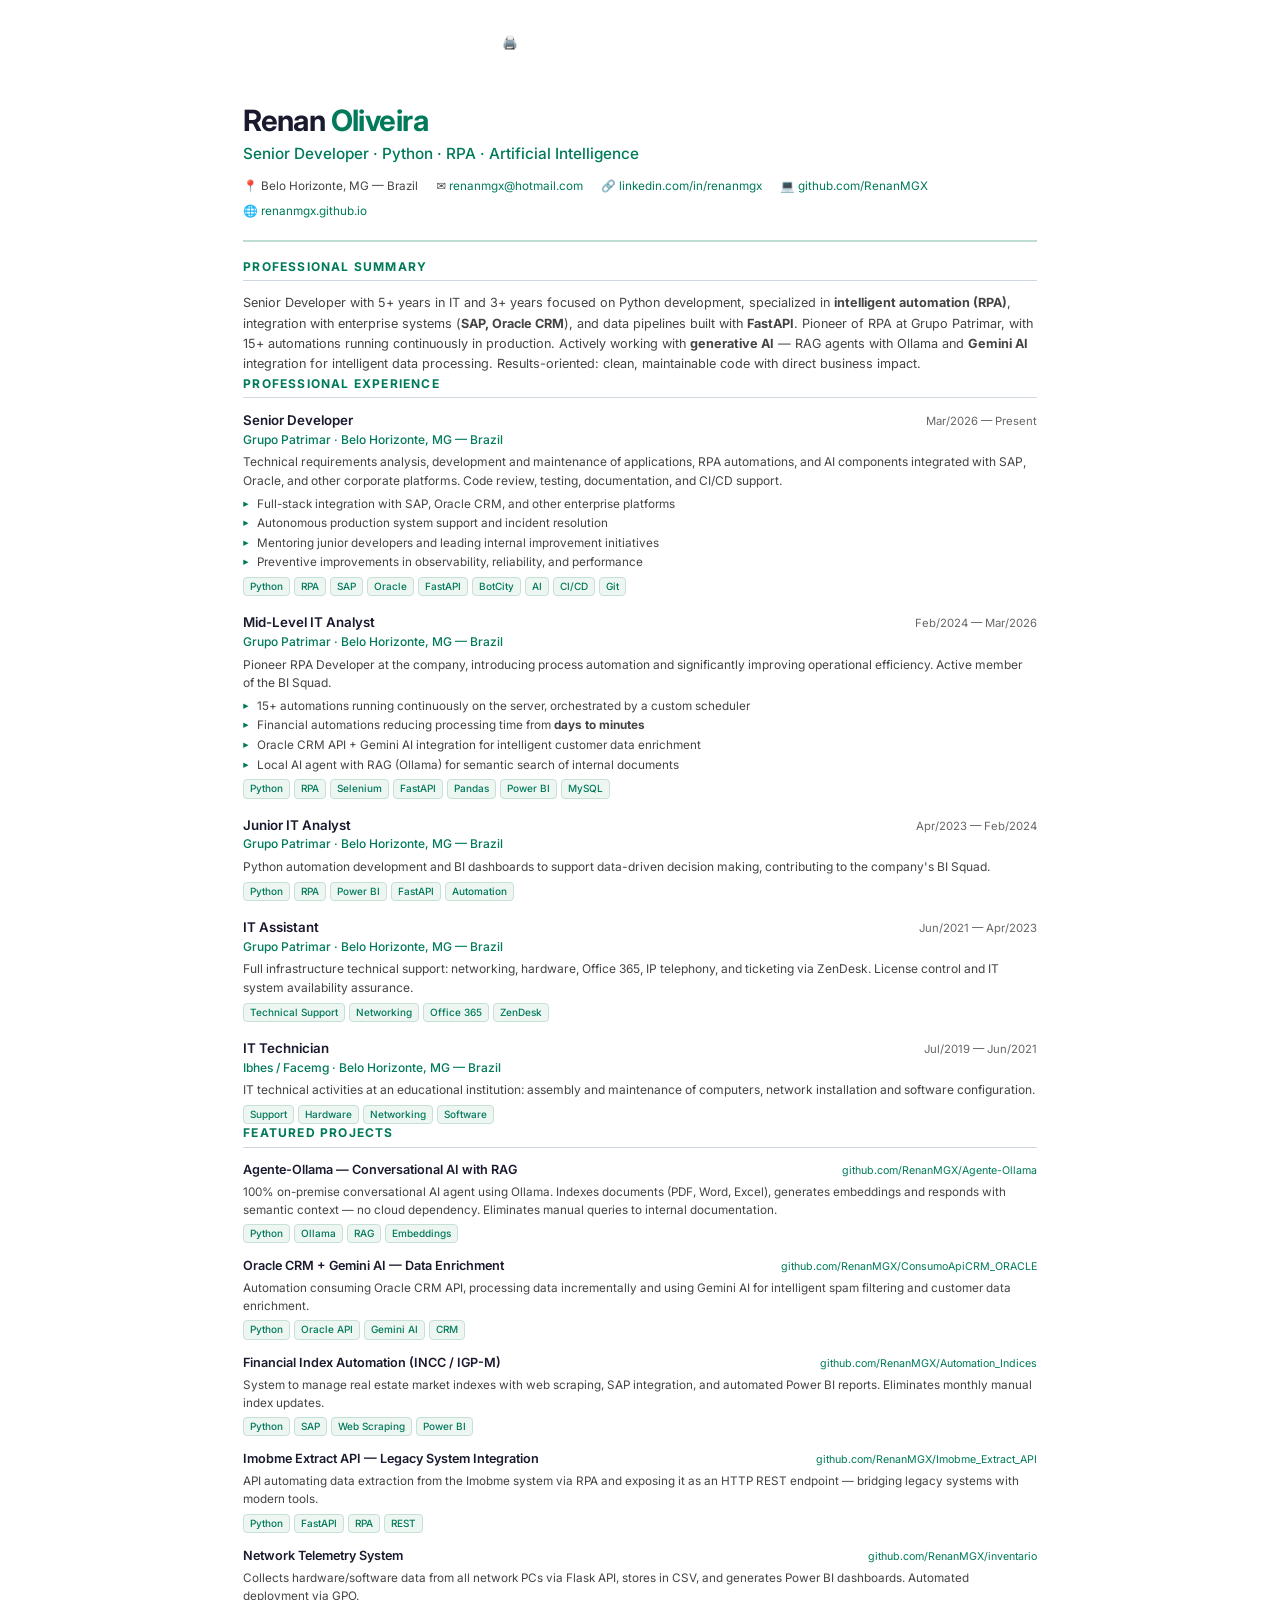
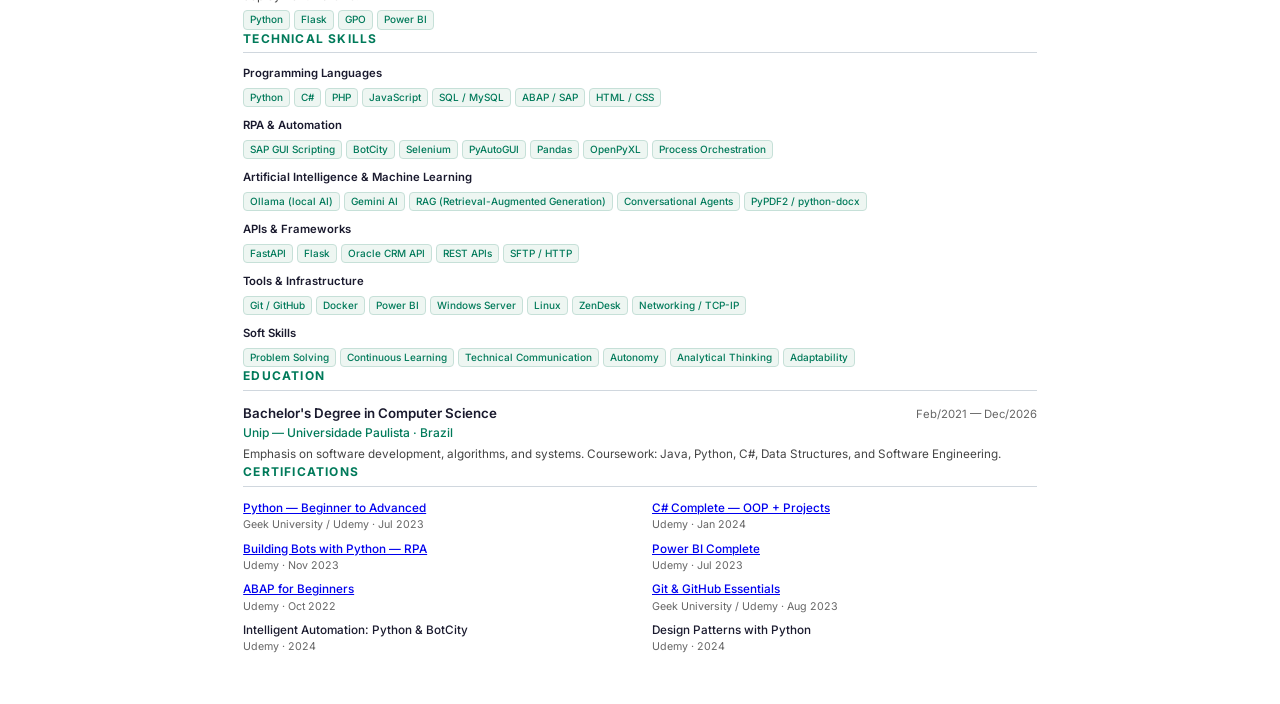
<file: curriculo-en.html>
<!DOCTYPE html>
<html lang="en">
<head>
  <meta charset="UTF-8" />
  <meta name="viewport" content="width=device-width, initial-scale=1.0" />
  <title>Renan Oliveira — Resume</title>
  <link rel="preconnect" href="https://fonts.googleapis.com" />
  <link rel="preconnect" href="https://fonts.gstatic.com" crossorigin />
  <link href="https://fonts.googleapis.com/css2?family=Inter:wght@400;500;600;700&display=swap" rel="stylesheet" />
  <style>
    .cv-root *, .cv-root *::before, .cv-root *::after { box-sizing: border-box; margin: 0; padding: 0; }

    .cv-root {
      --accent: #007a5a;
      --text: #1a1a2e;
      --text-secondary: #444;
      --text-muted: #666;
      --border: #d0d7de;
      --bg: #ffffff;
      --section-gap: 22px;
      font-size: 10.5pt;
      font-family: 'Inter', system-ui, -apple-system, Arial, sans-serif;
      color: var(--text);
      background: var(--bg);
      line-height: 1.55;
      padding: 40px 48px;
      max-width: 210mm;
      margin: 0 auto;
    }

    /* ─── PRINT ─────────────────────────────────────────── */
    @media print {
      @page { size: A4; margin: 1.2cm 1.4cm; }
      .cv-root { padding: 0; max-width: none; font-size: 9.5pt; }
      a { color: var(--accent) !important; text-decoration: none; }
      .no-print { display: none !important; }
      section { page-break-inside: avoid; }
    }

    /* ─── HEADER ─────────────────────────────────────────── */
    .cv-header { margin-bottom: 20px; }
    .cv-name {
      font-size: 22pt;
      font-weight: 700;
      color: var(--text);
      letter-spacing: -0.02em;
      line-height: 1.15;
    }
    .cv-name span { color: var(--accent); }
    .cv-title {
      font-size: 11.5pt;
      font-weight: 500;
      color: var(--accent);
      margin: 4px 0 12px;
    }
    .cv-contacts {
      display: flex;
      flex-wrap: wrap;
      gap: 6px 18px;
      font-size: 8.8pt;
      color: var(--text-secondary);
    }
    .cv-contacts a { color: var(--accent); text-decoration: none; }
    .cv-contacts a:hover { text-decoration: underline; }

    /* ─── DIVIDER ─────────────────────────────────────────── */
    .cv-divider {
      border: none;
      border-top: 2px solid var(--accent);
      margin: 16px 0;
      opacity: 0.25;
    }

    /* ─── SECTION ─────────────────────────────────────────── */
    section { margin-bottom: var(--section-gap); }
    .section-title {
      font-size: 9pt;
      font-weight: 700;
      text-transform: uppercase;
      letter-spacing: 0.1em;
      color: var(--accent);
      border-bottom: 1.5px solid var(--border);
      padding-bottom: 4px;
      margin-bottom: 12px;
    }

    /* ─── SUMMARY ─────────────────────────────────────────── */
    .summary p {
      font-size: 9.5pt;
      color: var(--text-secondary);
      line-height: 1.6;
    }

    /* ─── EXPERIENCE ─────────────────────────────────────── */
    .exp-entry { margin-bottom: 16px; }
    .exp-entry:last-child { margin-bottom: 0; }
    .exp-header {
      display: flex;
      justify-content: space-between;
      align-items: baseline;
      flex-wrap: wrap;
      gap: 2px 10px;
    }
    .exp-role {
      font-weight: 600;
      font-size: 10pt;
      color: var(--text);
    }
    .exp-period {
      font-size: 8.5pt;
      color: var(--text-muted);
      white-space: nowrap;
    }
    .exp-company {
      font-size: 9pt;
      font-weight: 500;
      color: var(--accent);
      margin-bottom: 4px;
    }
    .exp-desc {
      font-size: 9pt;
      color: var(--text-secondary);
      margin-bottom: 5px;
    }
    .exp-highlights {
      list-style: none;
      padding: 0;
      margin: 0;
    }
    .exp-highlights li {
      font-size: 8.8pt;
      color: var(--text-secondary);
      padding-left: 14px;
      position: relative;
      margin-bottom: 2px;
      line-height: 1.5;
    }
    .exp-highlights li::before {
      content: '▸';
      position: absolute;
      left: 0;
      color: var(--accent);
      font-size: 8pt;
    }
    .exp-tags {
      margin-top: 5px;
      display: flex;
      flex-wrap: wrap;
      gap: 4px;
    }
    .tag {
      font-size: 7.5pt;
      font-weight: 500;
      background: #eef6f2;
      color: var(--accent);
      border: 1px solid #c6e0d8;
      border-radius: 4px;
      padding: 1px 6px;
    }

    /* ─── PROJECTS ───────────────────────────────────────── */
    .project-entry { margin-bottom: 13px; }
    .project-entry:last-child { margin-bottom: 0; }
    .project-title-line {
      display: flex;
      justify-content: space-between;
      align-items: baseline;
      flex-wrap: wrap;
      gap: 2px 10px;
    }
    .project-name {
      font-weight: 600;
      font-size: 9.5pt;
      color: var(--text);
    }
    .project-link {
      font-size: 8pt;
      color: var(--accent);
      text-decoration: none;
    }
    .project-desc {
      font-size: 8.8pt;
      color: var(--text-secondary);
      margin: 3px 0 5px;
    }

    /* ─── SKILLS ─────────────────────────────────────────── */
    .skills-block { margin-bottom: 10px; }
    .skills-block:last-child { margin-bottom: 0; }
    .skills-label {
      font-size: 8.5pt;
      font-weight: 600;
      color: var(--text);
      margin-bottom: 5px;
    }
    .skills-list {
      display: flex;
      flex-wrap: wrap;
      gap: 4px;
    }

    /* ─── EDUCATION ──────────────────────────────────────── */
    .edu-header {
      display: flex;
      justify-content: space-between;
      align-items: baseline;
      flex-wrap: wrap;
      gap: 2px 10px;
    }
    .edu-degree { font-weight: 600; font-size: 10pt; }
    .edu-period { font-size: 8.5pt; color: var(--text-muted); }
    .edu-institution { font-size: 9pt; color: var(--accent); font-weight: 500; margin-bottom: 3px; }
    .edu-desc { font-size: 8.8pt; color: var(--text-secondary); }

    /* ─── CERTIFICATIONS ─────────────────────────────────── */
    .certs-list {
      display: grid;
      grid-template-columns: 1fr 1fr;
      gap: 6px 24px;
    }
    .cert-entry {
      font-size: 8.8pt;
    }
    .cert-name {
      font-weight: 500;
      color: var(--text);
    }
    .cert-meta {
      color: var(--text-muted);
      font-size: 8pt;
    }

    /* ─── PRINT BUTTON ───────────────────────────────────── */
    .print-btn-bar {
      text-align: center;
      padding: 18px 0 4px;
    }
    .print-btn {
      font-family: inherit;
      font-size: 9.5pt;
      font-weight: 600;
      background: var(--accent);
      color: #fff;
      border: none;
      border-radius: 6px;
      padding: 9px 22px;
      cursor: pointer;
      letter-spacing: 0.03em;
    }
    .print-btn:hover { opacity: 0.88; }
  </style>
</head>
<body>

<!-- PRINT BUTTON (hidden on print) -->
<div class="print-btn-bar no-print">
  <button class="print-btn" onclick="window.print()">🖨️ Print / Save as PDF (Ctrl+P → Save as PDF)</button>
</div>

<div class="cv-root">

<!-- ═══════════════════════════════════════════════════════════
     HEADER
═══════════════════════════════════════════════════════════ -->
<header class="cv-header">
  <div class="cv-name">Renan <span>Oliveira</span></div>
  <div class="cv-title">Senior Developer · Python · RPA · Artificial Intelligence</div>
  <div class="cv-contacts">
    <span>📍 Belo Horizonte, MG — Brazil</span>
    <span>✉ <a href="mailto:renanmgx@hotmail.com">renanmgx@hotmail.com</a></span>
    <span>🔗 <a href="https://linkedin.com/in/renanmgx" target="_blank">linkedin.com/in/renanmgx</a></span>
    <span>💻 <a href="https://github.com/RenanMGX" target="_blank">github.com/RenanMGX</a></span>
    <span>🌐 <a href="https://renanmgx.github.io" target="_blank">renanmgx.github.io</a></span>
  </div>
</header>

<hr class="cv-divider" />

<!-- ═══════════════════════════════════════════════════════════
     PROFESSIONAL SUMMARY
═══════════════════════════════════════════════════════════ -->
<section class="summary">
  <h2 class="section-title">Professional Summary</h2>
  <p>
    Senior Developer with 5+ years in IT and 3+ years focused on Python development,
    specialized in <strong>intelligent automation (RPA)</strong>, integration with enterprise
    systems (<strong>SAP, Oracle CRM</strong>), and data pipelines built with
    <strong>FastAPI</strong>. Pioneer of RPA at Grupo Patrimar, with 15+ automations running
    continuously in production. Actively working with <strong>generative AI</strong> — RAG
    agents with Ollama and <strong>Gemini AI</strong> integration for intelligent data
    processing. Results-oriented: clean, maintainable code with direct business impact.
  </p>
</section>

<!-- ═══════════════════════════════════════════════════════════
     PROFESSIONAL EXPERIENCE
═══════════════════════════════════════════════════════════ -->
<section>
  <h2 class="section-title">Professional Experience</h2>

  <div class="exp-entry">
    <div class="exp-header">
      <span class="exp-role">Senior Developer</span>
      <span class="exp-period">Mar/2026 — Present</span>
    </div>
    <div class="exp-company">Grupo Patrimar · Belo Horizonte, MG — Brazil</div>
    <p class="exp-desc">
      Technical requirements analysis, development and maintenance of applications, RPA
      automations, and AI components integrated with SAP, Oracle, and other corporate platforms.
      Code review, testing, documentation, and CI/CD support.
    </p>
    <ul class="exp-highlights">
      <li>Full-stack integration with SAP, Oracle CRM, and other enterprise platforms</li>
      <li>Autonomous production system support and incident resolution</li>
      <li>Mentoring junior developers and leading internal improvement initiatives</li>
      <li>Preventive improvements in observability, reliability, and performance</li>
    </ul>
    <div class="exp-tags">
      <span class="tag">Python</span><span class="tag">RPA</span><span class="tag">SAP</span>
      <span class="tag">Oracle</span><span class="tag">FastAPI</span><span class="tag">BotCity</span>
      <span class="tag">AI</span><span class="tag">CI/CD</span><span class="tag">Git</span>
    </div>
  </div>

  <div class="exp-entry">
    <div class="exp-header">
      <span class="exp-role">Mid-Level IT Analyst</span>
      <span class="exp-period">Feb/2024 — Mar/2026</span>
    </div>
    <div class="exp-company">Grupo Patrimar · Belo Horizonte, MG — Brazil</div>
    <p class="exp-desc">
      Pioneer RPA Developer at the company, introducing process automation and significantly
      improving operational efficiency. Active member of the BI Squad.
    </p>
    <ul class="exp-highlights">
      <li>15+ automations running continuously on the server, orchestrated by a custom scheduler</li>
      <li>Financial automations reducing processing time from <strong>days to minutes</strong></li>
      <li>Oracle CRM API + Gemini AI integration for intelligent customer data enrichment</li>
      <li>Local AI agent with RAG (Ollama) for semantic search of internal documents</li>
    </ul>
    <div class="exp-tags">
      <span class="tag">Python</span><span class="tag">RPA</span><span class="tag">Selenium</span>
      <span class="tag">FastAPI</span><span class="tag">Pandas</span><span class="tag">Power BI</span>
      <span class="tag">MySQL</span>
    </div>
  </div>

  <div class="exp-entry">
    <div class="exp-header">
      <span class="exp-role">Junior IT Analyst</span>
      <span class="exp-period">Apr/2023 — Feb/2024</span>
    </div>
    <div class="exp-company">Grupo Patrimar · Belo Horizonte, MG — Brazil</div>
    <p class="exp-desc">
      Python automation development and BI dashboards to support data-driven decision making,
      contributing to the company's BI Squad.
    </p>
    <div class="exp-tags">
      <span class="tag">Python</span><span class="tag">RPA</span><span class="tag">Power BI</span>
      <span class="tag">FastAPI</span><span class="tag">Automation</span>
    </div>
  </div>

  <div class="exp-entry">
    <div class="exp-header">
      <span class="exp-role">IT Assistant</span>
      <span class="exp-period">Jun/2021 — Apr/2023</span>
    </div>
    <div class="exp-company">Grupo Patrimar · Belo Horizonte, MG — Brazil</div>
    <p class="exp-desc">
      Full infrastructure technical support: networking, hardware, Office 365, IP telephony,
      and ticketing via ZenDesk. License control and IT system availability assurance.
    </p>
    <div class="exp-tags">
      <span class="tag">Technical Support</span><span class="tag">Networking</span>
      <span class="tag">Office 365</span><span class="tag">ZenDesk</span>
    </div>
  </div>

  <div class="exp-entry">
    <div class="exp-header">
      <span class="exp-role">IT Technician</span>
      <span class="exp-period">Jul/2019 — Jun/2021</span>
    </div>
    <div class="exp-company">Ibhes / Facemg · Belo Horizonte, MG — Brazil</div>
    <p class="exp-desc">
      IT technical activities at an educational institution: assembly and maintenance of
      computers, network installation and software configuration.
    </p>
    <div class="exp-tags">
      <span class="tag">Support</span><span class="tag">Hardware</span>
      <span class="tag">Networking</span><span class="tag">Software</span>
    </div>
  </div>
</section>

<!-- ═══════════════════════════════════════════════════════════
     FEATURED PROJECTS
═══════════════════════════════════════════════════════════ -->
<section>
  <h2 class="section-title">Featured Projects</h2>

  <div class="project-entry">
    <div class="project-title-line">
      <span class="project-name">Agente-Ollama — Conversational AI with RAG</span>
      <a class="project-link" href="https://github.com/RenanMGX/Agente-Ollama" target="_blank">github.com/RenanMGX/Agente-Ollama</a>
    </div>
    <p class="project-desc">
      100% on-premise conversational AI agent using Ollama. Indexes documents (PDF, Word, Excel),
      generates embeddings and responds with semantic context — no cloud dependency.
      Eliminates manual queries to internal documentation.
    </p>
    <div class="exp-tags">
      <span class="tag">Python</span><span class="tag">Ollama</span>
      <span class="tag">RAG</span><span class="tag">Embeddings</span>
    </div>
  </div>

  <div class="project-entry">
    <div class="project-title-line">
      <span class="project-name">Oracle CRM + Gemini AI — Data Enrichment</span>
      <a class="project-link" href="https://github.com/RenanMGX/ConsumoApiCRM_ORACLE" target="_blank">github.com/RenanMGX/ConsumoApiCRM_ORACLE</a>
    </div>
    <p class="project-desc">
      Automation consuming Oracle CRM API, processing data incrementally and using Gemini AI
      for intelligent spam filtering and customer data enrichment.
    </p>
    <div class="exp-tags">
      <span class="tag">Python</span><span class="tag">Oracle API</span>
      <span class="tag">Gemini AI</span><span class="tag">CRM</span>
    </div>
  </div>

  <div class="project-entry">
    <div class="project-title-line">
      <span class="project-name">Financial Index Automation (INCC / IGP-M)</span>
      <a class="project-link" href="https://github.com/RenanMGX/Automation_Indices" target="_blank">github.com/RenanMGX/Automation_Indices</a>
    </div>
    <p class="project-desc">
      System to manage real estate market indexes with web scraping, SAP integration,
      and automated Power BI reports. Eliminates monthly manual index updates.
    </p>
    <div class="exp-tags">
      <span class="tag">Python</span><span class="tag">SAP</span>
      <span class="tag">Web Scraping</span><span class="tag">Power BI</span>
    </div>
  </div>

  <div class="project-entry">
    <div class="project-title-line">
      <span class="project-name">Imobme Extract API — Legacy System Integration</span>
      <a class="project-link" href="https://github.com/RenanMGX/Imobme_Extract_API" target="_blank">github.com/RenanMGX/Imobme_Extract_API</a>
    </div>
    <p class="project-desc">
      API automating data extraction from the Imobme system via RPA and exposing it as an
      HTTP REST endpoint — bridging legacy systems with modern tools.
    </p>
    <div class="exp-tags">
      <span class="tag">Python</span><span class="tag">FastAPI</span>
      <span class="tag">RPA</span><span class="tag">REST</span>
    </div>
  </div>

  <div class="project-entry">
    <div class="project-title-line">
      <span class="project-name">Network Telemetry System</span>
      <a class="project-link" href="https://github.com/RenanMGX/inventario" target="_blank">github.com/RenanMGX/inventario</a>
    </div>
    <p class="project-desc">
      Collects hardware/software data from all network PCs via Flask API, stores in CSV,
      and generates Power BI dashboards. Automated deployment via GPO.
    </p>
    <div class="exp-tags">
      <span class="tag">Python</span><span class="tag">Flask</span>
      <span class="tag">GPO</span><span class="tag">Power BI</span>
    </div>
  </div>
</section>

<!-- ═══════════════════════════════════════════════════════════
     TECHNICAL SKILLS
═══════════════════════════════════════════════════════════ -->
<section>
  <h2 class="section-title">Technical Skills</h2>

  <div class="skills-block">
    <div class="skills-label">Programming Languages</div>
    <div class="skills-list">
      <span class="tag">Python</span><span class="tag">C#</span><span class="tag">PHP</span>
      <span class="tag">JavaScript</span><span class="tag">SQL / MySQL</span>
      <span class="tag">ABAP / SAP</span><span class="tag">HTML / CSS</span>
    </div>
  </div>

  <div class="skills-block">
    <div class="skills-label">RPA &amp; Automation</div>
    <div class="skills-list">
      <span class="tag">SAP GUI Scripting</span><span class="tag">BotCity</span>
      <span class="tag">Selenium</span><span class="tag">PyAutoGUI</span>
      <span class="tag">Pandas</span><span class="tag">OpenPyXL</span>
      <span class="tag">Process Orchestration</span>
    </div>
  </div>

  <div class="skills-block">
    <div class="skills-label">Artificial Intelligence &amp; Machine Learning</div>
    <div class="skills-list">
      <span class="tag">Ollama (local AI)</span><span class="tag">Gemini AI</span>
      <span class="tag">RAG (Retrieval-Augmented Generation)</span>
      <span class="tag">Conversational Agents</span>
      <span class="tag">PyPDF2 / python-docx</span>
    </div>
  </div>

  <div class="skills-block">
    <div class="skills-label">APIs &amp; Frameworks</div>
    <div class="skills-list">
      <span class="tag">FastAPI</span><span class="tag">Flask</span>
      <span class="tag">Oracle CRM API</span><span class="tag">REST APIs</span>
      <span class="tag">SFTP / HTTP</span>
    </div>
  </div>

  <div class="skills-block">
    <div class="skills-label">Tools &amp; Infrastructure</div>
    <div class="skills-list">
      <span class="tag">Git / GitHub</span><span class="tag">Docker</span>
      <span class="tag">Power BI</span><span class="tag">Windows Server</span>
      <span class="tag">Linux</span><span class="tag">ZenDesk</span>
      <span class="tag">Networking / TCP-IP</span>
    </div>
  </div>

  <div class="skills-block">
    <div class="skills-label">Soft Skills</div>
    <div class="skills-list">
      <span class="tag">Problem Solving</span>
      <span class="tag">Continuous Learning</span>
      <span class="tag">Technical Communication</span>
      <span class="tag">Autonomy</span>
      <span class="tag">Analytical Thinking</span>
      <span class="tag">Adaptability</span>
    </div>
  </div>
</section>

<!-- ═══════════════════════════════════════════════════════════
     EDUCATION
═══════════════════════════════════════════════════════════ -->
<section>
  <h2 class="section-title">Education</h2>
  <div class="edu-entry">
    <div class="edu-header">
      <span class="edu-degree">Bachelor's Degree in Computer Science</span>
      <span class="edu-period">Feb/2021 — Dec/2026</span>
    </div>
    <div class="edu-institution">Unip — Universidade Paulista · Brazil</div>
    <p class="edu-desc">
      Emphasis on software development, algorithms, and systems.
      Coursework: Java, Python, C#, Data Structures, and Software Engineering.
    </p>
  </div>
</section>

<!-- ═══════════════════════════════════════════════════════════
     CERTIFICATIONS
═══════════════════════════════════════════════════════════ -->
<section>
  <h2 class="section-title">Certifications</h2>
  <div class="certs-list">
    <div class="cert-entry">
      <div class="cert-name"><a href="https://www.udemy.com/certificate/UC-7b095cd0-78c2-4661-a929-2f73faf9688c/" target="_blank">Python — Beginner to Advanced</a></div>
      <div class="cert-meta">Geek University / Udemy · Jul 2023</div>
    </div>
    <div class="cert-entry">
      <div class="cert-name"><a href="https://www.udemy.com/certificate/UC-70395d2b-22e4-439c-aa37-b6dd9f2e4130/" target="_blank">C# Complete — OOP + Projects</a></div>
      <div class="cert-meta">Udemy · Jan 2024</div>
    </div>
    <div class="cert-entry">
      <div class="cert-name"><a href="https://www.udemy.com/certificate/UC-4e03fd0b-038e-43ef-aeac-24eddd462a6a/" target="_blank">Building Bots with Python — RPA</a></div>
      <div class="cert-meta">Udemy · Nov 2023</div>
    </div>
    <div class="cert-entry">
      <div class="cert-name"><a href="https://www.udemy.com/certificate/UC-16240bf9-6555-4aed-89dd-2ce043521dae/" target="_blank">Power BI Complete</a></div>
      <div class="cert-meta">Udemy · Jul 2023</div>
    </div>
    <div class="cert-entry">
      <div class="cert-name"><a href="https://www.udemy.com/certificate/UC-51637d6d-d0a1-4d97-96f3-440df0a23636/" target="_blank">ABAP for Beginners</a></div>
      <div class="cert-meta">Udemy · Oct 2022</div>
    </div>
    <div class="cert-entry">
      <div class="cert-name"><a href="https://www.udemy.com/certificate/UC-67c7e533-4fb3-4ab5-818a-2bee16b62352/" target="_blank">Git &amp; GitHub Essentials</a></div>
      <div class="cert-meta">Geek University / Udemy · Aug 2023</div>
    </div>
    <div class="cert-entry">
      <div class="cert-name">Intelligent Automation: Python &amp; BotCity</div>
      <div class="cert-meta">Udemy · 2024</div>
    </div>
    <div class="cert-entry">
      <div class="cert-name">Design Patterns with Python</div>
      <div class="cert-meta">Udemy · 2024</div>
    </div>
  </div>
</section>

</div><!-- /.cv-root -->

</body>
</html>
</file>
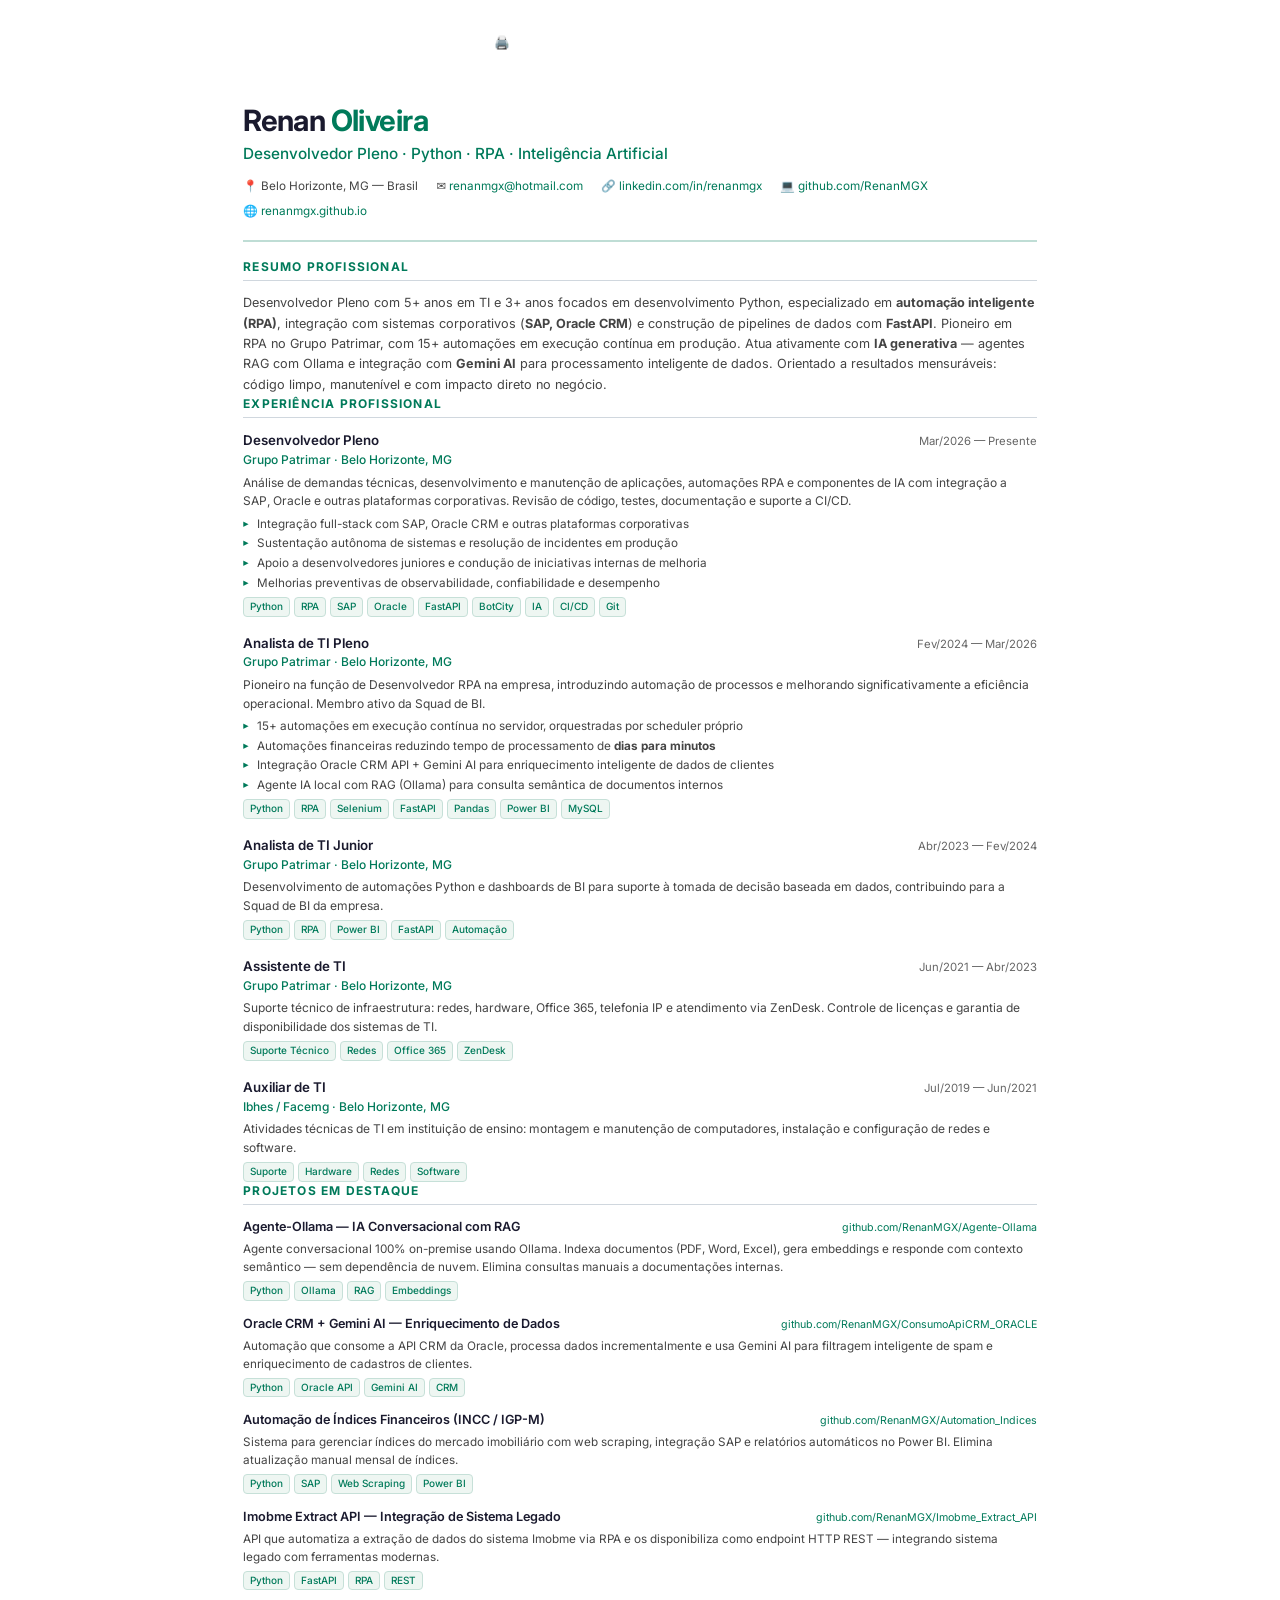
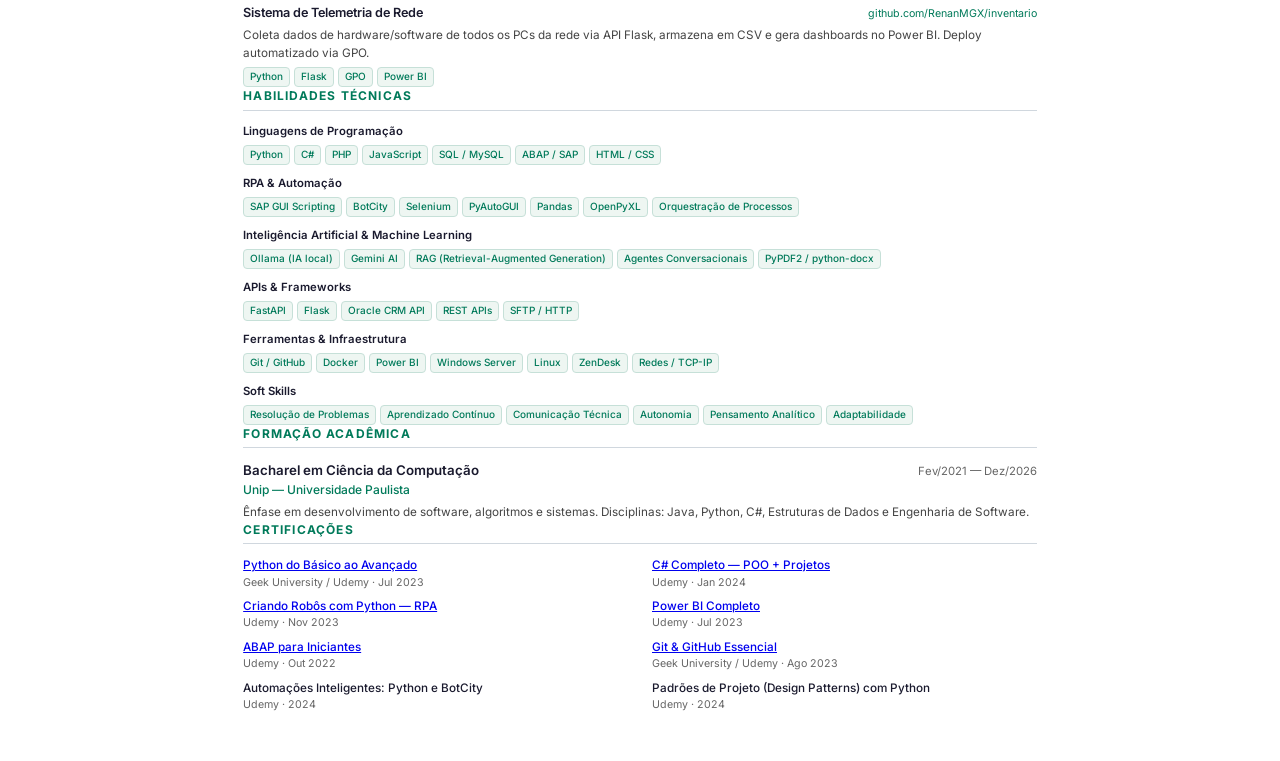
<file: curriculo.html>
<!DOCTYPE html>
<html lang="pt-br">
<head>
  <meta charset="UTF-8" />
  <meta name="viewport" content="width=device-width, initial-scale=1.0" />
  <title>Renan Oliveira — Currículo</title>
  <link rel="preconnect" href="https://fonts.googleapis.com" />
  <link rel="preconnect" href="https://fonts.gstatic.com" crossorigin />
  <link href="https://fonts.googleapis.com/css2?family=Inter:wght@400;500;600;700&display=swap" rel="stylesheet" />
  <style>
    .cv-root *, .cv-root *::before, .cv-root *::after { box-sizing: border-box; margin: 0; padding: 0; }

    .cv-root {
      --accent: #007a5a;
      --text: #1a1a2e;
      --text-secondary: #444;
      --text-muted: #666;
      --border: #d0d7de;
      --bg: #ffffff;
      --section-gap: 22px;
      font-size: 10.5pt;
      font-family: 'Inter', system-ui, -apple-system, Arial, sans-serif;
      color: var(--text);
      background: var(--bg);
      line-height: 1.55;
      padding: 40px 48px;
      max-width: 210mm;
      margin: 0 auto;
    }

    /* ─── PRINT ─────────────────────────────────────────── */
    @media print {
      @page { size: A4; margin: 1.2cm 1.4cm; }
      .cv-root { padding: 0; max-width: none; font-size: 9.5pt; }
      a { color: var(--accent) !important; text-decoration: none; }
      .no-print { display: none !important; }
      section { page-break-inside: avoid; }
    }

    /* ─── HEADER ─────────────────────────────────────────── */
    .cv-header { margin-bottom: 20px; }
    .cv-name {
      font-size: 22pt;
      font-weight: 700;
      color: var(--text);
      letter-spacing: -0.02em;
      line-height: 1.15;
    }
    .cv-name span { color: var(--accent); }
    .cv-title {
      font-size: 11.5pt;
      font-weight: 500;
      color: var(--accent);
      margin: 4px 0 12px;
    }
    .cv-contacts {
      display: flex;
      flex-wrap: wrap;
      gap: 6px 18px;
      font-size: 8.8pt;
      color: var(--text-secondary);
    }
    .cv-contacts a { color: var(--accent); text-decoration: none; }
    .cv-contacts a:hover { text-decoration: underline; }

    /* ─── DIVIDER ─────────────────────────────────────────── */
    .cv-divider {
      border: none;
      border-top: 2px solid var(--accent);
      margin: 16px 0;
      opacity: 0.25;
    }

    /* ─── SECTION ─────────────────────────────────────────── */
    section { margin-bottom: var(--section-gap); }
    .section-title {
      font-size: 9pt;
      font-weight: 700;
      text-transform: uppercase;
      letter-spacing: 0.1em;
      color: var(--accent);
      border-bottom: 1.5px solid var(--border);
      padding-bottom: 4px;
      margin-bottom: 12px;
    }

    /* ─── SUMMARY ─────────────────────────────────────────── */
    .summary p {
      font-size: 9.5pt;
      color: var(--text-secondary);
      line-height: 1.6;
    }

    /* ─── EXPERIENCE ─────────────────────────────────────── */
    .exp-entry { margin-bottom: 16px; }
    .exp-entry:last-child { margin-bottom: 0; }
    .exp-header {
      display: flex;
      justify-content: space-between;
      align-items: baseline;
      flex-wrap: wrap;
      gap: 2px 10px;
    }
    .exp-role {
      font-weight: 600;
      font-size: 10pt;
      color: var(--text);
    }
    .exp-period {
      font-size: 8.5pt;
      color: var(--text-muted);
      white-space: nowrap;
    }
    .exp-company {
      font-size: 9pt;
      font-weight: 500;
      color: var(--accent);
      margin-bottom: 4px;
    }
    .exp-desc {
      font-size: 9pt;
      color: var(--text-secondary);
      margin-bottom: 5px;
    }
    .exp-highlights {
      list-style: none;
      padding: 0;
      margin: 0;
    }
    .exp-highlights li {
      font-size: 8.8pt;
      color: var(--text-secondary);
      padding-left: 14px;
      position: relative;
      margin-bottom: 2px;
      line-height: 1.5;
    }
    .exp-highlights li::before {
      content: '▸';
      position: absolute;
      left: 0;
      color: var(--accent);
      font-size: 8pt;
    }
    .exp-tags {
      margin-top: 5px;
      display: flex;
      flex-wrap: wrap;
      gap: 4px;
    }
    .tag {
      font-size: 7.5pt;
      font-weight: 500;
      background: #eef6f2;
      color: var(--accent);
      border: 1px solid #c6e0d8;
      border-radius: 4px;
      padding: 1px 6px;
    }

    /* ─── PROJECTS ───────────────────────────────────────── */
    .project-entry { margin-bottom: 13px; }
    .project-entry:last-child { margin-bottom: 0; }
    .project-title-line {
      display: flex;
      justify-content: space-between;
      align-items: baseline;
      flex-wrap: wrap;
      gap: 2px 10px;
    }
    .project-name {
      font-weight: 600;
      font-size: 9.5pt;
      color: var(--text);
    }
    .project-link {
      font-size: 8pt;
      color: var(--accent);
      text-decoration: none;
    }
    .project-desc {
      font-size: 8.8pt;
      color: var(--text-secondary);
      margin: 3px 0 5px;
    }

    /* ─── SKILLS ─────────────────────────────────────────── */
    .skills-block { margin-bottom: 10px; }
    .skills-block:last-child { margin-bottom: 0; }
    .skills-label {
      font-size: 8.5pt;
      font-weight: 600;
      color: var(--text);
      margin-bottom: 5px;
    }
    .skills-list {
      display: flex;
      flex-wrap: wrap;
      gap: 4px;
    }

    /* ─── EDUCATION ──────────────────────────────────────── */
    .edu-header {
      display: flex;
      justify-content: space-between;
      align-items: baseline;
      flex-wrap: wrap;
      gap: 2px 10px;
    }
    .edu-degree { font-weight: 600; font-size: 10pt; }
    .edu-period { font-size: 8.5pt; color: var(--text-muted); }
    .edu-institution { font-size: 9pt; color: var(--accent); font-weight: 500; margin-bottom: 3px; }
    .edu-desc { font-size: 8.8pt; color: var(--text-secondary); }

    /* ─── CERTIFICATIONS ─────────────────────────────────── */
    .certs-list {
      display: grid;
      grid-template-columns: 1fr 1fr;
      gap: 6px 24px;
    }
    .cert-entry {
      font-size: 8.8pt;
    }
    .cert-name {
      font-weight: 500;
      color: var(--text);
    }
    .cert-meta {
      color: var(--text-muted);
      font-size: 8pt;
    }

    /* ─── PRINT BUTTON ───────────────────────────────────── */
    .print-btn-bar {
      text-align: center;
      padding: 18px 0 4px;
    }
    .print-btn {
      font-family: inherit;
      font-size: 9.5pt;
      font-weight: 600;
      background: var(--accent);
      color: #fff;
      border: none;
      border-radius: 6px;
      padding: 9px 22px;
      cursor: pointer;
      letter-spacing: 0.03em;
    }
    .print-btn:hover { opacity: 0.88; }
  </style>
</head>
<body>

<!-- PRINT BUTTON (hidden on print) -->
<div class="print-btn-bar no-print">
  <button class="print-btn" onclick="window.print()">🖨️ Salvar como PDF (Ctrl+P → Salvar como PDF)</button>
</div>

<div class="cv-root">

<!-- ═══════════════════════════════════════════════════════════
     HEADER
═══════════════════════════════════════════════════════════ -->
<header class="cv-header">
  <div class="cv-name">Renan <span>Oliveira</span></div>
  <div class="cv-title">Desenvolvedor Pleno · Python · RPA · Inteligência Artificial</div>
  <div class="cv-contacts">
    <span>📍 Belo Horizonte, MG — Brasil</span>
    <span>✉ <a href="mailto:renanmgx@hotmail.com">renanmgx@hotmail.com</a></span>
    <span>🔗 <a href="https://linkedin.com/in/renanmgx" target="_blank">linkedin.com/in/renanmgx</a></span>
    <span>💻 <a href="https://github.com/RenanMGX" target="_blank">github.com/RenanMGX</a></span>
    <span>🌐 <a href="https://renanmgx.github.io" target="_blank">renanmgx.github.io</a></span>
  </div>
</header>

<hr class="cv-divider" />

<!-- ═══════════════════════════════════════════════════════════
     RESUMO PROFISSIONAL
═══════════════════════════════════════════════════════════ -->
<section class="summary">
  <h2 class="section-title">Resumo Profissional</h2>
  <p>
    Desenvolvedor Pleno com 5+ anos em TI e 3+ anos focados em desenvolvimento Python,
    especializado em <strong>automação inteligente (RPA)</strong>, integração com sistemas
    corporativos (<strong>SAP, Oracle CRM</strong>) e construção de pipelines de dados com
    <strong>FastAPI</strong>. Pioneiro em RPA no Grupo Patrimar, com 15+ automações em execução
    contínua em produção. Atua ativamente com <strong>IA generativa</strong> — agentes RAG com
    Ollama e integração com <strong>Gemini AI</strong> para processamento inteligente de dados.
    Orientado a resultados mensuráveis: código limpo, manutenível e com impacto direto no negócio.
  </p>
</section>

<!-- ═══════════════════════════════════════════════════════════
     EXPERIÊNCIA PROFISSIONAL
═══════════════════════════════════════════════════════════ -->
<section>
  <h2 class="section-title">Experiência Profissional</h2>

  <div class="exp-entry">
    <div class="exp-header">
      <span class="exp-role">Desenvolvedor Pleno</span>
      <span class="exp-period">Mar/2026 — Presente</span>
    </div>
    <div class="exp-company">Grupo Patrimar · Belo Horizonte, MG</div>
    <p class="exp-desc">
      Análise de demandas técnicas, desenvolvimento e manutenção de aplicações, automações RPA
      e componentes de IA com integração a SAP, Oracle e outras plataformas corporativas.
      Revisão de código, testes, documentação e suporte a CI/CD.
    </p>
    <ul class="exp-highlights">
      <li>Integração full-stack com SAP, Oracle CRM e outras plataformas corporativas</li>
      <li>Sustentação autônoma de sistemas e resolução de incidentes em produção</li>
      <li>Apoio a desenvolvedores juniores e condução de iniciativas internas de melhoria</li>
      <li>Melhorias preventivas de observabilidade, confiabilidade e desempenho</li>
    </ul>
    <div class="exp-tags">
      <span class="tag">Python</span><span class="tag">RPA</span><span class="tag">SAP</span>
      <span class="tag">Oracle</span><span class="tag">FastAPI</span><span class="tag">BotCity</span>
      <span class="tag">IA</span><span class="tag">CI/CD</span><span class="tag">Git</span>
    </div>
  </div>

  <div class="exp-entry">
    <div class="exp-header">
      <span class="exp-role">Analista de TI Pleno</span>
      <span class="exp-period">Fev/2024 — Mar/2026</span>
    </div>
    <div class="exp-company">Grupo Patrimar · Belo Horizonte, MG</div>
    <p class="exp-desc">
      Pioneiro na função de Desenvolvedor RPA na empresa, introduzindo automação de processos
      e melhorando significativamente a eficiência operacional. Membro ativo da Squad de BI.
    </p>
    <ul class="exp-highlights">
      <li>15+ automações em execução contínua no servidor, orquestradas por scheduler próprio</li>
      <li>Automações financeiras reduzindo tempo de processamento de <strong>dias para minutos</strong></li>
      <li>Integração Oracle CRM API + Gemini AI para enriquecimento inteligente de dados de clientes</li>
      <li>Agente IA local com RAG (Ollama) para consulta semântica de documentos internos</li>
    </ul>
    <div class="exp-tags">
      <span class="tag">Python</span><span class="tag">RPA</span><span class="tag">Selenium</span>
      <span class="tag">FastAPI</span><span class="tag">Pandas</span><span class="tag">Power BI</span>
      <span class="tag">MySQL</span>
    </div>
  </div>

  <div class="exp-entry">
    <div class="exp-header">
      <span class="exp-role">Analista de TI Junior</span>
      <span class="exp-period">Abr/2023 — Fev/2024</span>
    </div>
    <div class="exp-company">Grupo Patrimar · Belo Horizonte, MG</div>
    <p class="exp-desc">
      Desenvolvimento de automações Python e dashboards de BI para suporte à tomada de decisão
      baseada em dados, contribuindo para a Squad de BI da empresa.
    </p>
    <div class="exp-tags">
      <span class="tag">Python</span><span class="tag">RPA</span><span class="tag">Power BI</span>
      <span class="tag">FastAPI</span><span class="tag">Automação</span>
    </div>
  </div>

  <div class="exp-entry">
    <div class="exp-header">
      <span class="exp-role">Assistente de TI</span>
      <span class="exp-period">Jun/2021 — Abr/2023</span>
    </div>
    <div class="exp-company">Grupo Patrimar · Belo Horizonte, MG</div>
    <p class="exp-desc">
      Suporte técnico de infraestrutura: redes, hardware, Office 365, telefonia IP e atendimento
      via ZenDesk. Controle de licenças e garantia de disponibilidade dos sistemas de TI.
    </p>
    <div class="exp-tags">
      <span class="tag">Suporte Técnico</span><span class="tag">Redes</span>
      <span class="tag">Office 365</span><span class="tag">ZenDesk</span>
    </div>
  </div>

  <div class="exp-entry">
    <div class="exp-header">
      <span class="exp-role">Auxiliar de TI</span>
      <span class="exp-period">Jul/2019 — Jun/2021</span>
    </div>
    <div class="exp-company">Ibhes / Facemg · Belo Horizonte, MG</div>
    <p class="exp-desc">
      Atividades técnicas de TI em instituição de ensino: montagem e manutenção de computadores,
      instalação e configuração de redes e software.
    </p>
    <div class="exp-tags">
      <span class="tag">Suporte</span><span class="tag">Hardware</span>
      <span class="tag">Redes</span><span class="tag">Software</span>
    </div>
  </div>
</section>

<!-- ═══════════════════════════════════════════════════════════
     PROJETOS EM DESTAQUE
═══════════════════════════════════════════════════════════ -->
<section>
  <h2 class="section-title">Projetos em Destaque</h2>

  <div class="project-entry">
    <div class="project-title-line">
      <span class="project-name">Agente-Ollama — IA Conversacional com RAG</span>
      <a class="project-link" href="https://github.com/RenanMGX/Agente-Ollama" target="_blank">github.com/RenanMGX/Agente-Ollama</a>
    </div>
    <p class="project-desc">
      Agente conversacional 100% on-premise usando Ollama. Indexa documentos (PDF, Word, Excel),
      gera embeddings e responde com contexto semântico — sem dependência de nuvem.
      Elimina consultas manuais a documentações internas.
    </p>
    <div class="exp-tags">
      <span class="tag">Python</span><span class="tag">Ollama</span>
      <span class="tag">RAG</span><span class="tag">Embeddings</span>
    </div>
  </div>

  <div class="project-entry">
    <div class="project-title-line">
      <span class="project-name">Oracle CRM + Gemini AI — Enriquecimento de Dados</span>
      <a class="project-link" href="https://github.com/RenanMGX/ConsumoApiCRM_ORACLE" target="_blank">github.com/RenanMGX/ConsumoApiCRM_ORACLE</a>
    </div>
    <p class="project-desc">
      Automação que consome a API CRM da Oracle, processa dados incrementalmente e usa Gemini AI
      para filtragem inteligente de spam e enriquecimento de cadastros de clientes.
    </p>
    <div class="exp-tags">
      <span class="tag">Python</span><span class="tag">Oracle API</span>
      <span class="tag">Gemini AI</span><span class="tag">CRM</span>
    </div>
  </div>

  <div class="project-entry">
    <div class="project-title-line">
      <span class="project-name">Automação de Índices Financeiros (INCC / IGP-M)</span>
      <a class="project-link" href="https://github.com/RenanMGX/Automation_Indices" target="_blank">github.com/RenanMGX/Automation_Indices</a>
    </div>
    <p class="project-desc">
      Sistema para gerenciar índices do mercado imobiliário com web scraping, integração SAP
      e relatórios automáticos no Power BI. Elimina atualização manual mensal de índices.
    </p>
    <div class="exp-tags">
      <span class="tag">Python</span><span class="tag">SAP</span>
      <span class="tag">Web Scraping</span><span class="tag">Power BI</span>
    </div>
  </div>

  <div class="project-entry">
    <div class="project-title-line">
      <span class="project-name">Imobme Extract API — Integração de Sistema Legado</span>
      <a class="project-link" href="https://github.com/RenanMGX/Imobme_Extract_API" target="_blank">github.com/RenanMGX/Imobme_Extract_API</a>
    </div>
    <p class="project-desc">
      API que automatiza a extração de dados do sistema Imobme via RPA e os disponibiliza como
      endpoint HTTP REST — integrando sistema legado com ferramentas modernas.
    </p>
    <div class="exp-tags">
      <span class="tag">Python</span><span class="tag">FastAPI</span>
      <span class="tag">RPA</span><span class="tag">REST</span>
    </div>
  </div>

  <div class="project-entry">
    <div class="project-title-line">
      <span class="project-name">Sistema de Telemetria de Rede</span>
      <a class="project-link" href="https://github.com/RenanMGX/inventario" target="_blank">github.com/RenanMGX/inventario</a>
    </div>
    <p class="project-desc">
      Coleta dados de hardware/software de todos os PCs da rede via API Flask, armazena em CSV
      e gera dashboards no Power BI. Deploy automatizado via GPO.
    </p>
    <div class="exp-tags">
      <span class="tag">Python</span><span class="tag">Flask</span>
      <span class="tag">GPO</span><span class="tag">Power BI</span>
    </div>
  </div>
</section>

<!-- ═══════════════════════════════════════════════════════════
     HABILIDADES TÉCNICAS
═══════════════════════════════════════════════════════════ -->
<section>
  <h2 class="section-title">Habilidades Técnicas</h2>

  <div class="skills-block">
    <div class="skills-label">Linguagens de Programação</div>
    <div class="skills-list">
      <span class="tag">Python</span><span class="tag">C#</span><span class="tag">PHP</span>
      <span class="tag">JavaScript</span><span class="tag">SQL / MySQL</span>
      <span class="tag">ABAP / SAP</span><span class="tag">HTML / CSS</span>
    </div>
  </div>

  <div class="skills-block">
    <div class="skills-label">RPA &amp; Automação</div>
    <div class="skills-list">
      <span class="tag">SAP GUI Scripting</span><span class="tag">BotCity</span>
      <span class="tag">Selenium</span><span class="tag">PyAutoGUI</span>
      <span class="tag">Pandas</span><span class="tag">OpenPyXL</span>
      <span class="tag">Orquestração de Processos</span>
    </div>
  </div>

  <div class="skills-block">
    <div class="skills-label">Inteligência Artificial &amp; Machine Learning</div>
    <div class="skills-list">
      <span class="tag">Ollama (IA local)</span><span class="tag">Gemini AI</span>
      <span class="tag">RAG (Retrieval-Augmented Generation)</span>
      <span class="tag">Agentes Conversacionais</span>
      <span class="tag">PyPDF2 / python-docx</span>
    </div>
  </div>

  <div class="skills-block">
    <div class="skills-label">APIs &amp; Frameworks</div>
    <div class="skills-list">
      <span class="tag">FastAPI</span><span class="tag">Flask</span>
      <span class="tag">Oracle CRM API</span><span class="tag">REST APIs</span>
      <span class="tag">SFTP / HTTP</span>
    </div>
  </div>

  <div class="skills-block">
    <div class="skills-label">Ferramentas &amp; Infraestrutura</div>
    <div class="skills-list">
      <span class="tag">Git / GitHub</span><span class="tag">Docker</span>
      <span class="tag">Power BI</span><span class="tag">Windows Server</span>
      <span class="tag">Linux</span><span class="tag">ZenDesk</span>
      <span class="tag">Redes / TCP-IP</span>
    </div>
  </div>

  <div class="skills-block">
    <div class="skills-label">Soft Skills</div>
    <div class="skills-list">
      <span class="tag">Resolução de Problemas</span>
      <span class="tag">Aprendizado Contínuo</span>
      <span class="tag">Comunicação Técnica</span>
      <span class="tag">Autonomia</span>
      <span class="tag">Pensamento Analítico</span>
      <span class="tag">Adaptabilidade</span>
    </div>
  </div>
</section>

<!-- ═══════════════════════════════════════════════════════════
     FORMAÇÃO ACADÊMICA
═══════════════════════════════════════════════════════════ -->
<section>
  <h2 class="section-title">Formação Acadêmica</h2>
  <div class="edu-entry">
    <div class="edu-header">
      <span class="edu-degree">Bacharel em Ciência da Computação</span>
      <span class="edu-period">Fev/2021 — Dez/2026</span>
    </div>
    <div class="edu-institution">Unip — Universidade Paulista</div>
    <p class="edu-desc">
      Ênfase em desenvolvimento de software, algoritmos e sistemas.
      Disciplinas: Java, Python, C#, Estruturas de Dados e Engenharia de Software.
    </p>
  </div>
</section>

<!-- ═══════════════════════════════════════════════════════════
     CERTIFICAÇÕES
═══════════════════════════════════════════════════════════ -->
<section>
  <h2 class="section-title">Certificações</h2>
  <div class="certs-list">
    <div class="cert-entry">
      <div class="cert-name"><a href="https://www.udemy.com/certificate/UC-7b095cd0-78c2-4661-a929-2f73faf9688c/" target="_blank">Python do Básico ao Avançado</a></div>
      <div class="cert-meta">Geek University / Udemy · Jul 2023</div>
    </div>
    <div class="cert-entry">
      <div class="cert-name"><a href="https://www.udemy.com/certificate/UC-70395d2b-22e4-439c-aa37-b6dd9f2e4130/" target="_blank">C# Completo — POO + Projetos</a></div>
      <div class="cert-meta">Udemy · Jan 2024</div>
    </div>
    <div class="cert-entry">
      <div class="cert-name"><a href="https://www.udemy.com/certificate/UC-4e03fd0b-038e-43ef-aeac-24eddd462a6a/" target="_blank">Criando Robôs com Python — RPA</a></div>
      <div class="cert-meta">Udemy · Nov 2023</div>
    </div>
    <div class="cert-entry">
      <div class="cert-name"><a href="https://www.udemy.com/certificate/UC-16240bf9-6555-4aed-89dd-2ce043521dae/" target="_blank">Power BI Completo</a></div>
      <div class="cert-meta">Udemy · Jul 2023</div>
    </div>
    <div class="cert-entry">
      <div class="cert-name"><a href="https://www.udemy.com/certificate/UC-51637d6d-d0a1-4d97-96f3-440df0a23636/" target="_blank">ABAP para Iniciantes</a></div>
      <div class="cert-meta">Udemy · Out 2022</div>
    </div>
    <div class="cert-entry">
      <div class="cert-name"><a href="https://www.udemy.com/certificate/UC-67c7e533-4fb3-4ab5-818a-2bee16b62352/" target="_blank">Git &amp; GitHub Essencial</a></div>
      <div class="cert-meta">Geek University / Udemy · Ago 2023</div>
    </div>
    <div class="cert-entry">
      <div class="cert-name">Automações Inteligentes: Python e BotCity</div>
      <div class="cert-meta">Udemy · 2024</div>
    </div>
    <div class="cert-entry">
      <div class="cert-name">Padrões de Projeto (Design Patterns) com Python</div>
      <div class="cert-meta">Udemy · 2024</div>
    </div>
  </div>
</section>

</div><!-- /.cv-root -->

</body>
</html>
</file>
